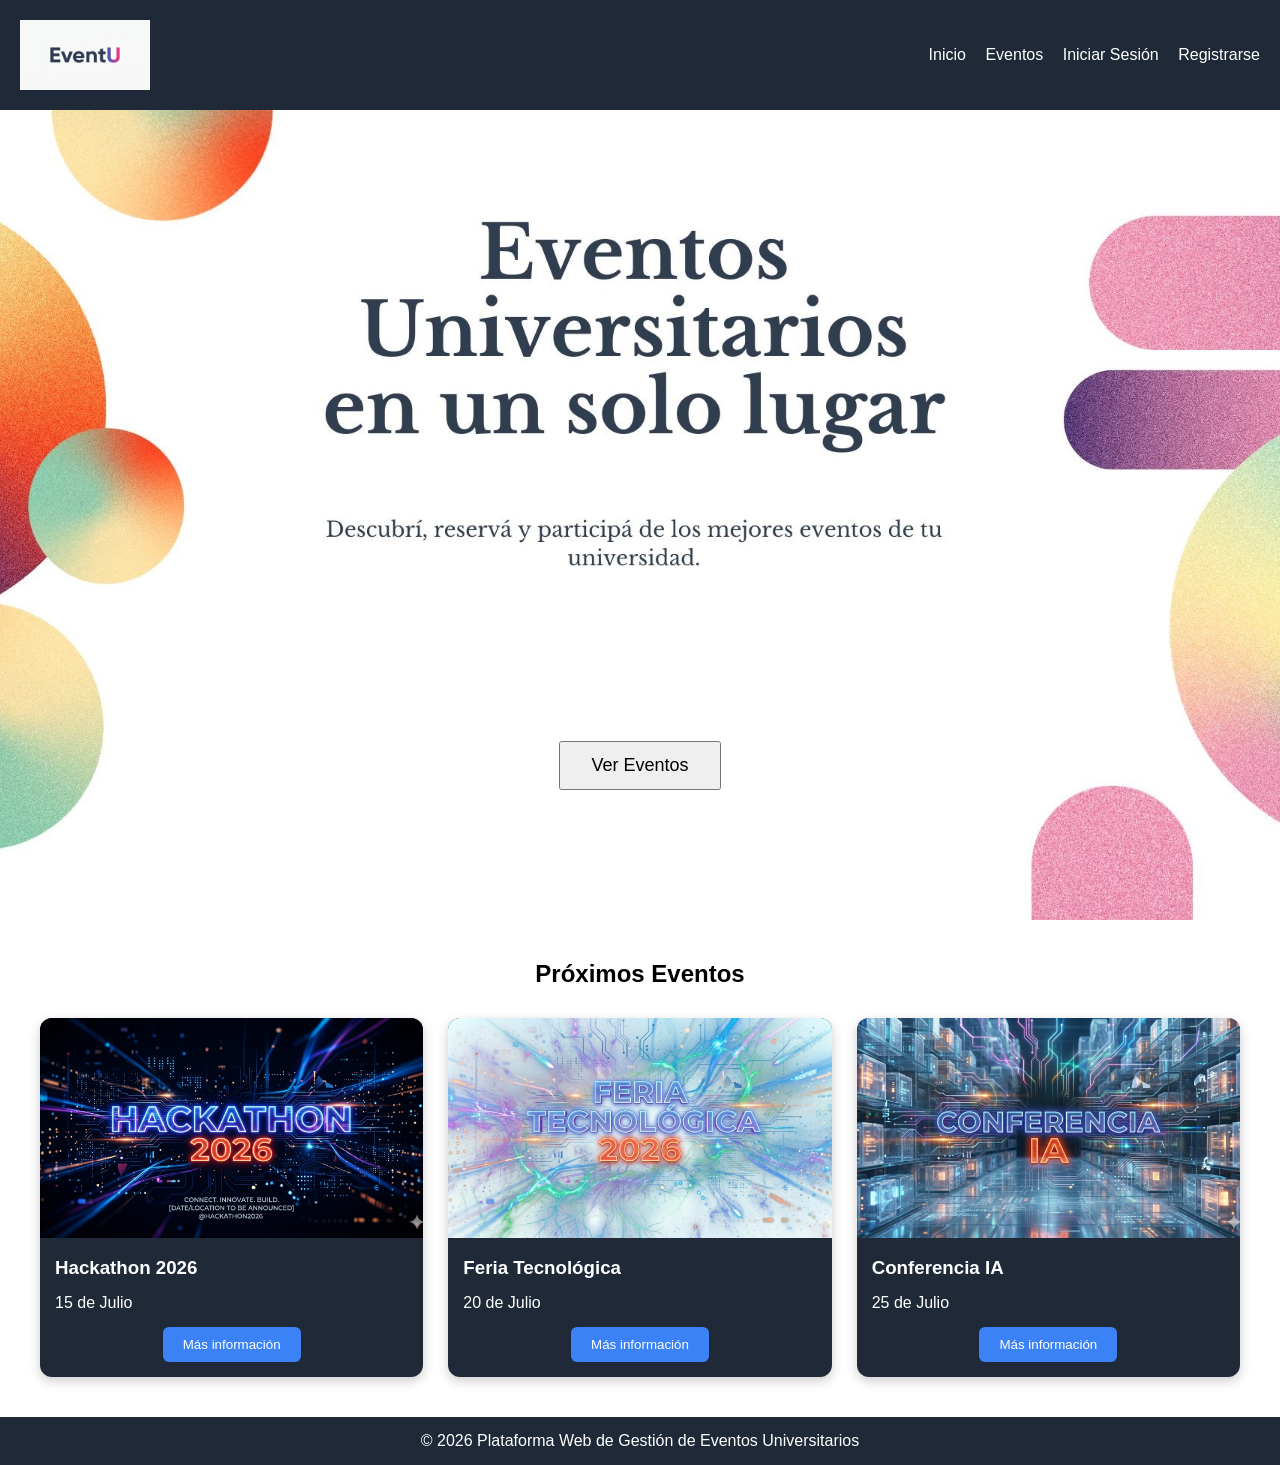
<file: index.html>
<!DOCTYPE html>
<html lang="es">
<head>
    <meta charset="UTF-8">
    <meta name="viewport" content="width=device-width, initial-scale=1.0">
    <title>Plataforma Web de Gestión de Eventos Universitarios</title>

    <link rel="stylesheet" href="css/stylestart.css">
</head>
<body>

    <header>
        <img src="img/logo.png" alt="Logo" class="logo">

        <nav>
            <a href="#">Inicio</a>
            <a href="#">Eventos</a>
            <a href="login.php">Iniciar Sesión</a>
            <a href="#">Registrarse</a>
        </nav>
    </header>

    <section class="hero">
        <a href="eventos.php">
        <button>Ver Eventos</button>
        </a>
        <!--<button id="btnEventos">
            Ver Eventos
        </button>-->
    </section>

    <section class="eventos">

        <h2>Próximos Eventos</h2>

        <div class="eventos-grid">

            <div class="card">
                <img src="img/hackathon.png" alt="Hackathon 2026">
                <h3>Hackathon 2026</h3>
                <p>15 de Julio</p>
                <button class="btn-info">Más información</button>
                <div class="detalle">
                    Reúnete con programadores, diseñadores y visionarios en una emocionante carrera contra el reloj para construir el futuro de la tecnología. Inscríbete, encuentra a tu equipo y demuestra de lo que eres capaz.
                </div>
            </div>

            <div class="card">
                <img src="img/feria.png" alt="Feria Tecnológica">
                <h3>Feria Tecnológica</h3>
                <p>20 de Julio</p>
                <button class="btn-info">Más información</button>
                <div class="detalle">
                    La Feria Tecnológica 2026 reúne las soluciones más innovadoras de la industria en un evento único de networking, demostraciones en vivo y tendencias del ecosistema digital.
                </div>
            </div>

            <div class="card">
                <img src="img/ia.png" alt="Conferencia IA">
                <h3>Conferencia IA</h3>
                <p>25 de Julio</p>
                <button class="btn-info">Más información</button>
                <div class="detalle">
                    Conecta con la vanguardia tecnológica en la Conferencia de IA 2026, un evento exclusivo diseñado para inspirar, capacitar y acelerar la adopción de la inteligencia artificial.
                </div>
            </div>

        </div>

    </section>

      
 
    <footer>
        <p>© 2026 Plataforma Web de Gestión de Eventos Universitarios</p>
    </footer>

    <script src="js/script.js"></script>

</body>
</html>
</file>
<file: css/stylestart.css>
*{
    margin:0;
    padding:0;
    box-sizing:border-box;
}

body{
    font-family: Arial, sans-serif;
}

header{
    background:#1f2937;
    color:white;
    padding:20px;

    display:flex;
    justify-content:space-between;
    align-items:center;
}

.logo{
    width:130px;
    height:70px;
}


nav a{
    color:white;
    text-decoration:none;
    margin-left:15px;
}

/* Inicio section class="hero" */

.hero{
    height:90vh;

    background-image:url("../img/banner.jpg");
    background-size:cover;
    background-position: center;
    background-repeat:no-repeat;

    display:flex;
    justify-content:center;
    align-items:flex-end;

    padding-bottom:130px;
}

.hero button{
    padding:12px 30px;
    font-size:18px;
    cursor:pointer;
}

/* Fin de section class="hero" */

/* Inicio de la section class="eventos" donde están las cards */

.eventos{
    padding:40px;
}

.eventos h2{
    text-align:center;
    margin-bottom:30px;
}

.eventos-grid{
    display:grid;
    grid-template-columns:repeat(auto-fit, minmax(300px, 1fr));
    gap:25px;
}

.card{
    background:#1f2937;
    color:white;

    border-radius:12px;
    overflow:hidden;

    box-shadow:0 4px 12px rgba(0,0,0,0.2);

    transition:transform 0.3s ease,
               box-shadow 0.3s ease;
}

.card:hover{
    transform:translateY(-5px);
    box-shadow:0 8px 20px rgba(0,0,0,0.3);
}

.card img{
    width:100%;
    height:220px;
    object-fit:cover;
}

.card h3{
    margin:15px;
}

.card p{
    margin:0 15px 15px;
}

.detalle{
    display:none;
    margin:15px;
    padding:15px;
    background:#374151;
    color:white;
    border-radius:5px;
}

.detalle.visible{
    display:block;
}

.btn-info{
    display:block;
    margin:15px auto;
    padding:10px 20px;
    border:none;
    border-radius:6px;
    background:#3b82f6;
    color:white;
    cursor:pointer;
    transition:background 0.3s;
}

.btn-info:hover{
    background:#2563eb;
}

/* Fin de la section class="eventos" */

footer{
    background:#1f2937;
    color:white;
    text-align:center;
    padding:15px;
}


/* Responsive */

@media (max-width:768px){

    header{
        flex-direction:column;
        gap:15px;
    }

    nav{
        display:flex;
        flex-wrap:wrap;
        justify-content:center;
    }

    .hero{
        height:50vh;
        padding-bottom:40px;
    }
}
</file>
